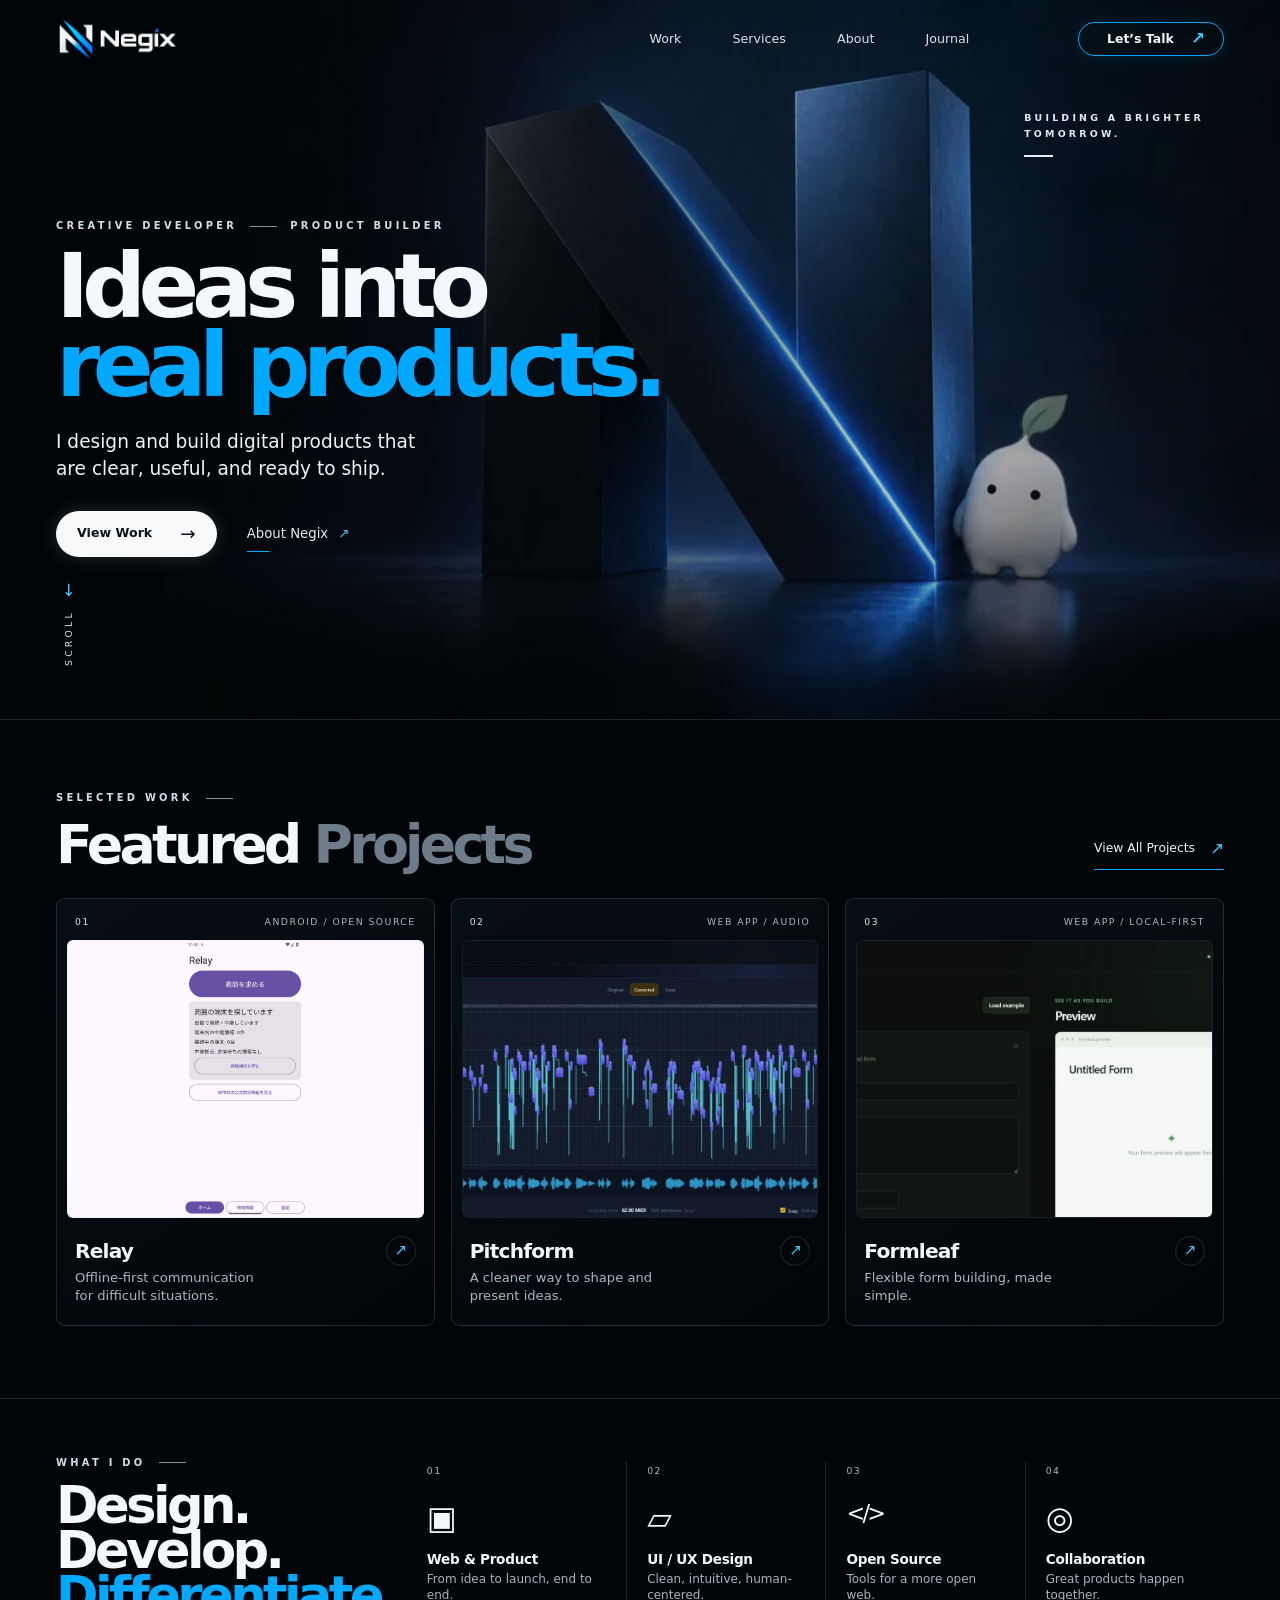
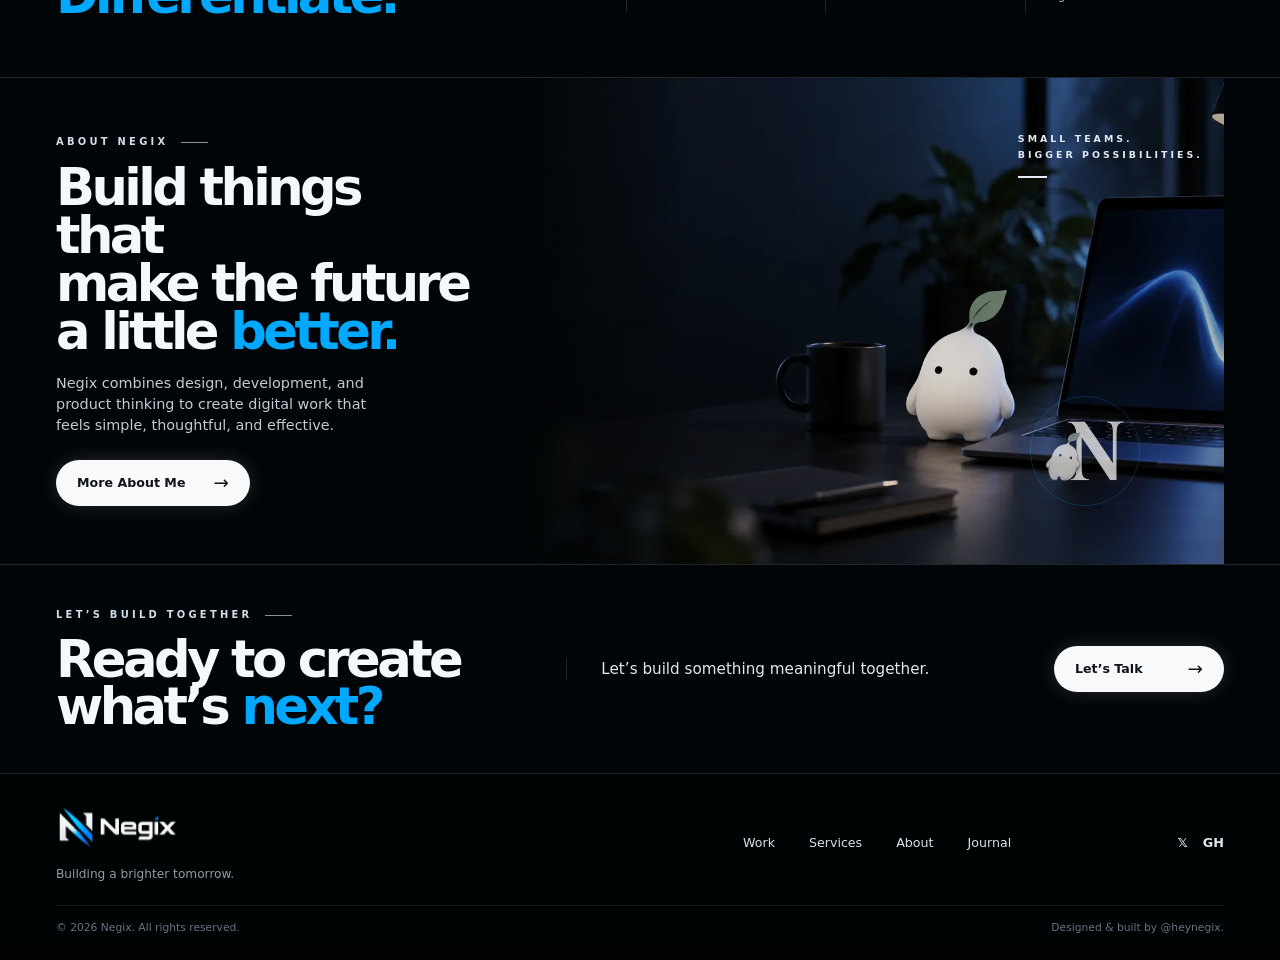
<file: index.html>
<!doctype html>
<html lang="en">
  <head>
    <meta charset="utf-8" />
    <meta name="viewport" content="width=device-width, initial-scale=1" />
    <meta name="theme-color" content="#020507" />
    <meta name="description" content="Negix is a creative developer and product builder designing and building polished digital products for indie developers and small teams." />
    <meta property="og:type" content="website" />
    <meta property="og:url" content="https://heynegix.github.io/" />
    <meta property="og:title" content="Negix — Creative Developer &amp; Product Builder" />
    <meta property="og:description" content="I design and build digital products that are clear, useful, and ready to ship." />
    <meta property="og:image" content="https://heynegix.github.io/og-image.png" />
    <meta name="twitter:card" content="summary_large_image" />
    <meta name="twitter:title" content="Negix — Creative Developer &amp; Product Builder" />
    <meta name="twitter:description" content="I design and build digital products that are clear, useful, and ready to ship." />
    <meta name="twitter:image" content="https://heynegix.github.io/og-image.png" />
    <title>Negix — Creative Developer &amp; Product Builder</title>
    <link rel="icon" type="image/png" href="favicon.png" />
    <link rel="stylesheet" href="style.css" />
  </head>
  <body>
    <header class="site-header" data-header>
      <div class="container site-header__inner">
        <a class="brand brand--image" href="#top" aria-label="Negix home"><img src="negix-logo-v2.webp" alt="Negix" width="1040" height="400" /></a>
        <nav class="desktop-nav" aria-label="Primary navigation">
          <a href="#work">Work</a><a href="#services">Services</a><a href="#about">About</a>
          <a href="https://github.com/heynegix?tab=activity" target="_blank" rel="noopener noreferrer">Journal</a>
        </nav>
        <a class="header-cta" href="https://x.com/heynegix" target="_blank" rel="noopener noreferrer"><span>Let’s Talk</span><span aria-hidden="true">↗</span></a>
        <button class="menu-toggle" type="button" aria-label="Open navigation" aria-expanded="false" aria-controls="mobile-menu" data-menu-toggle><span class="sr-only">Open navigation</span><span></span><span></span></button>
      </div>
      <nav class="mobile-nav" id="mobile-menu" aria-label="Mobile navigation" data-mobile-menu>
        <a href="#work">Work</a><a href="#services">Services</a><a href="#about">About</a>
        <a href="https://github.com/heynegix?tab=activity" target="_blank" rel="noopener noreferrer">Journal ↗</a>
      </nav>
    </header>

    <main>
      <section class="hero" id="top" aria-labelledby="hero-title">
        <div class="hero__backdrop" aria-hidden="true"></div>
        <img class="hero__visual" src="hero-visual-v2.webp" alt="A geometric N sculpture with an electric blue edge and the Negix mascot" width="1600" height="640" fetchpriority="high" />
        <div class="container hero__content">
          <p class="eyebrow">Creative Developer <span></span> Product Builder</p>
          <h1 id="hero-title">Ideas into<br /><span>real products</span><b aria-hidden="true">.</b></h1>
          <p class="hero__description">I design and build digital products that are clear, useful, and ready to ship.</p>
          <div class="hero__actions"><a class="button button--light" href="#work">View Work <span aria-hidden="true">→</span></a><a class="text-link" href="#about">About Negix <span aria-hidden="true">↗</span></a></div>
        </div>
        <div class="scroll-cue" aria-hidden="true"><span>Scroll</span><span>↓</span></div>
        <p class="hero__note">Building a brighter<br />tomorrow.<span></span></p>
      </section>

      <section class="section projects" id="work" aria-labelledby="projects-title">
        <div class="container">
          <div class="section-heading"><div><p class="eyebrow">Selected Work <span></span></p><h2 id="projects-title">Featured <em>Projects</em></h2></div><a class="section-link" href="https://github.com/heynegix?tab=repositories" target="_blank" rel="noopener noreferrer">View All Projects <span aria-hidden="true">↗</span></a></div>
          <div class="project-grid">
            <article class="project-card" data-reveal>
              <div class="project-card__top"><span>01</span><span>Android / Open Source</span></div>
              <div class="project-card__media project-card__media--relay"><img src="relay-screen.webp" alt="Relay Android home screen with rescue and nearby-device status" loading="lazy" decoding="async" width="740" height="1646" /></div>
              <div class="project-card__copy"><div><h3>Relay</h3><p>Offline-first communication for difficult situations.</p></div><a class="icon-link" href="https://github.com/heynegix/Relay" target="_blank" rel="noopener noreferrer" aria-label="View Relay on GitHub">↗</a></div>
            </article>
            <article class="project-card" data-reveal>
              <div class="project-card__top"><span>02</span><span>Web App / Audio</span></div>
              <div class="project-card__media project-card__media--pitchform"><img src="pitchform-screen.webp" alt="Pitchform visual vocal editor showing editable pitch notes and waveform" loading="lazy" decoding="async" width="1500" height="656" /></div>
              <div class="project-card__copy"><div><h3>Pitchform</h3><p>A cleaner way to shape and present ideas.</p></div><a class="icon-link" href="https://github.com/heynegix/Pitchform" target="_blank" rel="noopener noreferrer" aria-label="View Pitchform on GitHub">↗</a></div>
            </article>
            <article class="project-card" data-reveal>
              <div class="project-card__top"><span>03</span><span>Web App / Local-first</span></div>
              <div class="project-card__media project-card__media--formleaf"><img src="formleaf-screen.webp" alt="Formleaf form builder with a live preview panel" loading="lazy" decoding="async" width="1500" height="650" /></div>
              <div class="project-card__copy"><div><h3>Formleaf</h3><p>Flexible form building, made simple.</p></div><a class="icon-link" href="https://github.com/heynegix/Formleaf" target="_blank" rel="noopener noreferrer" aria-label="View Formleaf on GitHub">↗</a></div>
            </article>
          </div>
        </div>
      </section>

      <section class="section services" id="services" aria-labelledby="services-title">
        <div class="container services__layout">
          <div class="services__intro"><p class="eyebrow">What I Do <span></span></p><h2 id="services-title">Design.<br />Develop.<br /><span>Differentiate.</span></h2></div>
          <div class="services__list">
            <article class="service-item" data-reveal><span class="service-item__number">01</span><div class="service-item__icon" aria-hidden="true">▣</div><h3>Web &amp; Product</h3><p>From idea to launch, end to end.</p></article>
            <article class="service-item" data-reveal><span class="service-item__number">02</span><div class="service-item__icon" aria-hidden="true">▱</div><h3>UI / UX Design</h3><p>Clean, intuitive, human-centered.</p></article>
            <article class="service-item" data-reveal><span class="service-item__number">03</span><div class="service-item__icon service-item__icon--code" aria-hidden="true">&lt;/&gt;</div><h3>Open Source</h3><p>Tools for a more open web.</p></article>
            <article class="service-item" data-reveal><span class="service-item__number">04</span><div class="service-item__icon" aria-hidden="true">◎</div><h3>Collaboration</h3><p>Great products happen together.</p></article>
          </div>
        </div>
      </section>

      <section class="section about" id="about" aria-labelledby="about-title">
        <div class="container about__layout">
          <div class="about__copy"><p class="eyebrow">About Negix <span></span></p><h2 id="about-title">Build things that<br />make the future<br />a little <span>better.</span></h2><p>Negix combines design, development, and product thinking to create digital work that feels simple, thoughtful, and effective.</p><a class="button button--light" href="https://github.com/heynegix" target="_blank" rel="noopener noreferrer">More About Me <span aria-hidden="true">→</span></a></div>
          <div class="about__visual" data-reveal><img src="about-visual-v2.webp" alt="A dark workspace with a laptop, mug, and a small Negix mascot" loading="lazy" decoding="async" width="1400" height="788" /><img class="about__mark" src="brand-mark.webp" alt="Negix mascot beside a large N" loading="lazy" decoding="async" width="420" height="420" /><p class="about__note">Small teams.<br />Bigger possibilities.<span></span></p></div>
        </div>
      </section>

      <section class="section contact" aria-labelledby="contact-title"><div class="container contact__layout"><div><p class="eyebrow">Let’s Build Together <span></span></p><h2 id="contact-title">Ready to create<br />what’s <span>next?</span></h2></div><p class="contact__pitch">Let’s build something meaningful together.</p><a class="button button--light" href="https://x.com/heynegix" target="_blank" rel="noopener noreferrer">Let’s Talk <span aria-hidden="true">→</span></a></div></section>
    </main>

    <footer class="site-footer"><div class="container site-footer__top"><div class="footer-brand"><a class="brand brand--image" href="#top" aria-label="Negix home"><img src="negix-logo-v2.webp" alt="Negix" width="1040" height="400" /></a><p>Building a brighter tomorrow.</p></div><nav class="footer-nav" aria-label="Footer navigation"><a href="#work">Work</a><a href="#services">Services</a><a href="#about">About</a><a href="https://github.com/heynegix?tab=activity" target="_blank" rel="noopener noreferrer">Journal</a></nav><div class="footer-socials"><a href="https://x.com/heynegix" target="_blank" rel="noopener noreferrer" aria-label="Negix on X">𝕏</a><a href="https://github.com/heynegix" target="_blank" rel="noopener noreferrer" aria-label="Negix on GitHub">GH</a></div></div><div class="container site-footer__bottom"><span>© 2026 Negix. All rights reserved.</span><span>Designed &amp; built by @heynegix.</span></div></footer>

    <script>
      const menuToggle = document.querySelector('[data-menu-toggle]');
      const mobileMenu = document.querySelector('[data-mobile-menu]');
      const header = document.querySelector('[data-header]');
      menuToggle?.addEventListener('click', () => { const isOpen = menuToggle.getAttribute('aria-expanded') === 'true'; menuToggle.setAttribute('aria-expanded', String(!isOpen)); menuToggle.setAttribute('aria-label', isOpen ? 'Open navigation' : 'Close navigation'); mobileMenu?.classList.toggle('is-open', !isOpen); header?.classList.toggle('is-open', !isOpen); });
      mobileMenu?.querySelectorAll('a').forEach((link) => link.addEventListener('click', () => { menuToggle?.setAttribute('aria-expanded', 'false'); mobileMenu.classList.remove('is-open'); header?.classList.remove('is-open'); }));
      const revealItems = document.querySelectorAll('[data-reveal]');
      if ('IntersectionObserver' in window) { const observer = new IntersectionObserver((entries, instance) => { entries.forEach((entry) => { if (entry.isIntersecting) { entry.target.classList.add('is-visible'); instance.unobserve(entry.target); } }); }, { threshold: 0.12 }); revealItems.forEach((item) => observer.observe(item)); } else { revealItems.forEach((item) => item.classList.add('is-visible')); }
    </script>
  </body>
</html>
</file>
<file: style.css>
:root {
  color-scheme: dark;
  --bg: #020507;
  --surface: #060b10;
  --text: #f4f7fb;
  --muted: #a6b0bb;
  --line: rgba(158, 187, 213, 0.18);
  --blue: #00a9ff;
  --blue-bright: #42c6ff;
  --max-width: 1168px;
  --header-height: 78px;
}

* { box-sizing: border-box; }
html { scroll-behavior: smooth; }
body { min-width: 320px; margin: 0; overflow-x: hidden; background: var(--bg); color: var(--text); font-family: Inter, ui-sans-serif, system-ui, -apple-system, BlinkMacSystemFont, "Segoe UI", sans-serif; font-size: 16px; line-height: 1.5; -webkit-font-smoothing: antialiased; text-rendering: optimizeLegibility; }
body::before { position: fixed; inset: 0; z-index: -1; pointer-events: none; background: radial-gradient(circle at 72% 0%, rgba(0, 108, 174, 0.13), transparent 34%), radial-gradient(circle at 16% 34%, rgba(0, 40, 68, 0.14), transparent 34%); content: ""; }
a { color: inherit; }
a:focus-visible, button:focus-visible { outline: 2px solid var(--blue-bright); outline-offset: 4px; }
img { max-width: 100%; }
.container { width: min(calc(100% - 96px), var(--max-width)); margin: 0 auto; }
.sr-only { position: absolute; width: 1px; height: 1px; padding: 0; margin: -1px; overflow: hidden; clip: rect(0, 0, 0, 0); white-space: nowrap; border: 0; }

.site-header { position: absolute; inset: 0 0 auto; z-index: 10; height: var(--header-height); }
.site-header__inner { display: flex; height: 100%; align-items: center; justify-content: space-between; gap: 32px; }
.brand { display: inline-flex; align-items: center; gap: 9px; color: var(--text); font-size: 1.32rem; font-weight: 650; letter-spacing: -0.04em; text-decoration: none; }
.brand--image { width: 124px; }
.brand--image img { width: 100%; height: auto; display: block; mix-blend-mode: screen; }
.brand__mark { width: 23px; height: 29px; display: inline-flex; }
.brand__mark svg { width: 100%; height: 100%; fill: none; stroke: #eaf5ff; stroke-linecap: square; stroke-width: 2.4; }
.brand__mark-accent { stroke: var(--blue); }
.desktop-nav { display: flex; align-items: center; gap: clamp(24px, 4vw, 54px); margin-left: auto; margin-right: clamp(28px, 6vw, 90px); }
.desktop-nav a, .footer-nav a { color: #d9e2eb; font-size: 0.79rem; text-decoration: none; transition: color 180ms ease; }
.desktop-nav a:hover, .footer-nav a:hover { color: var(--blue-bright); }
.header-cta { min-width: 146px; height: 34px; display: inline-flex; align-items: center; justify-content: space-between; gap: 14px; padding: 0 18px 0 28px; border: 1px solid var(--blue); border-radius: 999px; box-shadow: 0 0 18px rgba(0, 169, 255, 0.12); color: var(--text); font-size: 0.78rem; font-weight: 600; text-decoration: none; transition: background 180ms ease, box-shadow 180ms ease; }
.header-cta span:last-child { color: var(--blue-bright); font-size: 1.05rem; }
.header-cta:hover { background: rgba(0, 169, 255, 0.11); box-shadow: 0 0 26px rgba(0, 169, 255, 0.22); }
.menu-toggle, .mobile-nav { display: none; }

.hero { position: relative; min-height: 720px; display: flex; align-items: center; overflow: hidden; border-bottom: 1px solid var(--line); }
.hero__backdrop { position: absolute; inset: 0; background: linear-gradient(90deg, rgba(2, 5, 7, 0.97) 0%, rgba(2, 5, 7, 0.78) 32%, rgba(2, 5, 7, 0.15) 68%, rgba(2, 5, 7, 0.4) 100%); }
.hero__visual { position: absolute; right: 0; bottom: 0; z-index: -1; width: min(87vw, 1320px); height: auto; min-height: 100%; object-fit: cover; object-position: right center; opacity: 0.93; mix-blend-mode: screen; }
.hero__content { position: relative; z-index: 1; padding-top: 58px; }
.eyebrow { display: flex; align-items: center; gap: 13px; margin: 0 0 14px; color: #d0deea; font-size: 0.62rem; font-weight: 700; letter-spacing: 0.33em; line-height: 1.3; text-transform: uppercase; }
.eyebrow span { width: 27px; height: 1px; display: inline-block; background: currentColor; opacity: 0.65; }
.hero h1 { max-width: 620px; margin: 0; font-size: clamp(3.7rem, 7vw, 6.8rem); font-weight: 700; letter-spacing: -0.083em; line-height: 0.88; }
.hero h1 span, .services h2 span, .about h2 span, .contact h2 span { color: var(--blue); }
.hero h1 b { color: var(--blue); font-weight: inherit; }
.hero__description { max-width: 390px; margin: 24px 0 0; color: #edf3f8; font-size: clamp(1rem, 1.5vw, 1.16rem); line-height: 1.45; }
.hero__actions { display: flex; align-items: center; gap: 30px; margin-top: 28px; }
.button { min-height: 46px; display: inline-flex; align-items: center; justify-content: space-between; gap: 28px; padding: 0 21px; border-radius: 999px; font-size: 0.79rem; font-weight: 700; text-decoration: none; transition: transform 180ms ease, background 180ms ease, box-shadow 180ms ease; }
.button:hover { transform: translateY(-2px); }
.button--light { min-width: 145px; background: #f7f9fb; box-shadow: 0 0 20px rgba(255,255,255,0.15); color: #101419; }
.button--light:hover { background: var(--blue-bright); box-shadow: 0 0 28px rgba(0, 169, 255, 0.28); }
.button--light span { font-size: 1.15rem; font-weight: 400; }
.text-link { position: relative; padding: 10px 0; color: #e5edf3; font-size: 0.83rem; text-decoration: none; }
.text-link::after { position: absolute; right: 0; bottom: 2px; left: 0; height: 1px; background: var(--blue); content: ""; transform: scaleX(0.22); transform-origin: left; transition: transform 180ms ease; }
.text-link:hover::after { transform: scaleX(1); }
.text-link span { margin-left: 6px; color: var(--blue-bright); }
.scroll-cue { position: absolute; bottom: 28px; left: max(48px, calc((100% - var(--max-width)) / 2)); display: flex; align-items: center; gap: 12px; color: #dae5ec; font-size: 0.58rem; letter-spacing: 0.35em; text-transform: uppercase; transform: rotate(-90deg); transform-origin: left top; }
.scroll-cue span:last-child { color: var(--blue-bright); font-size: 1.05rem; letter-spacing: 0; transform: rotate(90deg); }
.hero__note { position: absolute; top: 110px; right: max(24px, calc((100% - var(--max-width)) / 2 + 20px)); margin: 0; color: #e2ebf3; font-size: 0.59rem; font-weight: 700; letter-spacing: 0.34em; line-height: 1.65; text-transform: uppercase; }
.hero__note span, .about__note span { width: 29px; height: 2px; display: block; margin-top: 14px; background: currentColor; }

.section { padding: 72px 0; border-bottom: 1px solid var(--line); }
.section-heading { display: flex; align-items: flex-end; justify-content: space-between; gap: 24px; }
.section h2 { margin: 0; font-size: clamp(2.15rem, 4.2vw, 3.4rem); font-weight: 680; letter-spacing: -0.07em; line-height: 0.95; }
.section h2 em { color: #6e7b89; font-style: normal; }
.section-link { display: inline-flex; align-items: center; gap: 15px; padding-bottom: 8px; border-bottom: 1px solid var(--blue); color: #edf3f8; font-size: 0.77rem; text-decoration: none; }
.section-link span { color: var(--blue-bright); font-size: 1.05rem; }
.project-grid { display: grid; grid-template-columns: repeat(3, minmax(0, 1fr)); gap: 16px; margin-top: 28px; }
.project-card { min-width: 0; overflow: hidden; border: 1px solid var(--line); border-radius: 9px; background: linear-gradient(145deg, rgba(10, 18, 25, 0.76), rgba(2, 6, 8, 0.86)); transition: border-color 220ms ease, transform 220ms ease, background 220ms ease; }
.project-card:hover { border-color: rgba(0, 169, 255, 0.58); background: linear-gradient(145deg, rgba(13, 27, 38, 0.9), rgba(3, 8, 11, 0.95)); transform: translateY(-4px); }
.project-card__top { display: flex; align-items: center; justify-content: space-between; padding: 16px 18px 11px; color: #aab7c4; font-size: 0.58rem; letter-spacing: 0.16em; text-transform: uppercase; }
.project-card__top span:first-child { color: #dce8f1; }
.project-card__media { height: 278px; margin: 0 10px; display: flex; align-items: center; justify-content: center; overflow: hidden; border: 1px solid rgba(156, 189, 215, 0.12); border-radius: 6px; background: #050a0e; }
.project-card__media img { width: 100%; height: 100%; display: block; object-fit: contain; transition: transform 400ms ease; }
.project-card:hover .project-card__media img { transform: scale(1.025); }
.project-card__media--relay { background: #fdf8ff; }
.project-card__media--relay img { width: auto; height: 100%; }
.project-card__media--pitchform img, .project-card__media--formleaf img { object-fit: cover; object-position: center top; }
.project-card__copy { display: flex; align-items: flex-start; justify-content: space-between; gap: 14px; padding: 18px 18px 20px; }
.project-card h3 { margin: 0; font-size: 1.26rem; letter-spacing: -0.04em; }
.project-card__copy p { max-width: 200px; margin: 3px 0 0; color: #aab6c1; font-size: 0.82rem; line-height: 1.35; }
.icon-link { width: 30px; height: 30px; display: inline-flex; flex: 0 0 auto; align-items: center; justify-content: center; border: 1px solid var(--line); border-radius: 50%; color: var(--blue-bright); font-size: 0.95rem; text-decoration: none; transition: background 180ms ease, border-color 180ms ease; }
.icon-link:hover { border-color: var(--blue); background: rgba(0, 169, 255, 0.12); }

.services { padding-top: 58px; padding-bottom: 60px; }
.services__layout { display: grid; grid-template-columns: minmax(220px, 0.8fr) 2fr; gap: 52px; align-items: center; }
.services h2 { font-size: clamp(2.2rem, 4vw, 3.55rem); line-height: 0.87; }
.services__list { display: grid; grid-template-columns: repeat(4, minmax(0, 1fr)); }
.service-item { min-height: 150px; padding: 2px 20px 0; border-left: 1px solid var(--line); }
.service-item:first-child { padding-left: 0; border-left: 0; }
.service-item__number { display: block; margin: 0 0 24px; color: #a9b8c5; font-size: 0.58rem; letter-spacing: 0.16em; }
.service-item__icon { height: 30px; color: #f4f8fb; font-size: 2rem; font-weight: 200; line-height: 1; }
.service-item__icon--code { font-size: 1.4rem; letter-spacing: -0.12em; }
.service-item h3 { margin: 17px 0 2px; font-size: 0.85rem; letter-spacing: -0.02em; }
.service-item p { margin: 0; color: #a9b4be; font-size: 0.75rem; line-height: 1.35; }

.about { padding-top: 0; padding-bottom: 0; }
.about__layout { min-height: 350px; display: grid; grid-template-columns: minmax(280px, 0.9fr) minmax(0, 1.5fr); gap: 42px; align-items: stretch; }
.about__copy { padding: 58px 0; }
.about h2 { font-size: clamp(2.2rem, 4vw, 3.4rem); line-height: 0.94; }
.about__copy > p:not(.eyebrow) { max-width: 335px; margin: 18px 0 24px; color: #c0cbd4; font-size: 0.9rem; line-height: 1.45; }
.about__visual { position: relative; min-height: 350px; overflow: hidden; }
.about__visual > img:first-child { position: absolute; inset: 0; width: 100%; height: 100%; object-fit: cover; object-position: center; opacity: 0.88; }
.about__visual::after { position: absolute; inset: 0; background: linear-gradient(90deg, var(--bg) 0%, transparent 25%, transparent 72%, rgba(2,5,7,0.18) 100%); content: ""; }
.about__mark { position: absolute; right: 12%; bottom: 12%; z-index: 2; width: 110px; height: 110px; border: 1px solid rgba(0, 169, 255, 0.34); border-radius: 50%; object-fit: cover; object-position: center; mix-blend-mode: screen; opacity: 0.72; }
.about__note { position: absolute; top: 53px; right: 3%; z-index: 2; margin: 0; color: #e2ebf3; font-size: 0.59rem; font-weight: 700; letter-spacing: 0.32em; line-height: 1.65; text-transform: uppercase; }

.contact { padding: 44px 0; }
.contact__layout { display: grid; grid-template-columns: 1.05fr 1fr auto; gap: 34px; align-items: center; }
.contact h2 { font-size: clamp(2.25rem, 4vw, 3.3rem); line-height: 0.91; }
.contact__pitch { padding-left: 34px; border-left: 1px solid var(--line); color: #e0e8ef; font-size: 0.95rem; }
.contact .button { min-width: 170px; }
.site-footer { padding: 29px 0 24px; background: rgba(0, 3, 5, 0.72); }
.site-footer__top { display: grid; grid-template-columns: 1fr 1fr auto; gap: 40px; align-items: center; }
.footer-brand .brand { font-size: 1.32rem; }
.footer-brand p { margin: 7px 0 0; color: #8f9ca8; font-size: 0.76rem; }
.footer-nav { display: flex; align-items: center; justify-content: center; gap: 34px; }
.footer-socials { display: flex; align-items: center; gap: 15px; }
.footer-socials a { color: #dce6ee; font-size: 0.8rem; font-weight: 700; text-decoration: none; }
.site-footer__bottom { display: flex; justify-content: space-between; gap: 20px; margin-top: 22px; padding-top: 14px; border-top: 1px solid rgba(158, 187, 213, 0.12); color: #687582; font-size: 0.67rem; }

[data-reveal] { opacity: 0; transform: translateY(18px); transition: opacity 600ms ease, transform 600ms ease; }
[data-reveal].is-visible { opacity: 1; transform: translateY(0); }

@media (max-width: 900px) {
  .container { width: min(calc(100% - 56px), var(--max-width)); }
  .desktop-nav { gap: 22px; margin-right: 24px; }
  .project-grid { grid-template-columns: 1fr; }
  .project-card__media { height: min(62vw, 370px); }
  .services__layout { grid-template-columns: 1fr; gap: 35px; }
  .services__list { grid-template-columns: repeat(2, minmax(0, 1fr)); row-gap: 28px; }
  .service-item:nth-child(3) { padding-left: 0; border-left: 0; }
  .about__layout { grid-template-columns: 0.8fr 1.2fr; }
  .contact__layout { grid-template-columns: 1fr 1fr; }
  .contact__layout .button { justify-self: start; }
}

@media (max-width: 650px) {
  :root { --header-height: 64px; }
  .container { width: min(calc(100% - 36px), var(--max-width)); }
  .site-header { background: linear-gradient(180deg, rgba(2,5,7,0.88), transparent); }
  .site-header__inner { gap: 16px; }
  .brand--image { width: 108px; }
  .desktop-nav, .header-cta { display: none; }
  .menu-toggle { width: 40px; height: 40px; display: inline-flex; flex-direction: column; align-items: center; justify-content: center; gap: 6px; margin-left: auto; border: 1px solid var(--line); border-radius: 50%; background: transparent; color: var(--text); cursor: pointer; }
  .menu-toggle > span:not(.sr-only) { width: 15px; height: 1px; display: block; background: currentColor; transition: transform 180ms ease; }
  .site-header.is-open .menu-toggle > span:not(.sr-only):first-of-type { transform: translateY(3.5px) rotate(45deg); }
  .site-header.is-open .menu-toggle > span:not(.sr-only):last-of-type { transform: translateY(-3.5px) rotate(-45deg); }
  .mobile-nav { position: absolute; inset: var(--header-height) 0 auto; display: grid; gap: 4px; padding: 14px 18px 20px; background: rgba(3,8,12,0.97); border-bottom: 1px solid var(--line); opacity: 0; pointer-events: none; transform: translateY(-10px); transition: opacity 180ms ease, transform 180ms ease; }
  .mobile-nav.is-open { opacity: 1; pointer-events: auto; transform: translateY(0); }
  .mobile-nav a { padding: 14px 0; border-bottom: 1px solid rgba(158, 187, 213, 0.12); color: #eff5f9; font-size: 0.93rem; text-decoration: none; }
  .hero { min-height: 680px; align-items: flex-start; padding-top: 160px; }
  .hero__visual { width: 175vw; min-height: 72%; right: -64vw; bottom: 0; object-position: right bottom; opacity: 0.72; }
  .hero__backdrop { background: linear-gradient(180deg, rgba(2,5,7,0.98) 0%, rgba(2,5,7,0.78) 51%, rgba(2,5,7,0.1) 100%); }
  .hero__content { padding-top: 0; }
  .eyebrow { font-size: 0.52rem; letter-spacing: 0.24em; }
  .hero h1 { font-size: clamp(3.4rem, 16vw, 5rem); }
  .hero__description { max-width: 300px; margin-top: 20px; font-size: 0.98rem; }
  .hero__actions { gap: 22px; margin-top: 24px; }
  .button { min-height: 44px; }
  .scroll-cue, .hero__note { display: none; }
  .section { padding: 56px 0; }
  .section-heading { display: block; }
  .section-link { margin-top: 20px; }
  .project-grid { margin-top: 26px; }
  .project-card__media { height: 260px; }
  .services { padding-top: 44px; padding-bottom: 44px; }
  .services__list { row-gap: 24px; }
  .service-item { min-height: 140px; padding-right: 12px; padding-left: 16px; }
  .service-item:nth-child(odd) { padding-left: 0; border-left: 0; }
  .service-item__number { margin-bottom: 18px; }
  .service-item h3 { font-size: 0.8rem; }
  .service-item p { font-size: 0.69rem; }
  .about__layout { display: block; }
  .about__copy { padding: 56px 0 34px; }
  .about__visual { min-height: 255px; margin: 0 -18px; }
  .about__visual::after { background: linear-gradient(90deg, var(--bg) 0%, transparent 30%, rgba(2,5,7,0.25) 100%); }
  .about__mark { right: 22%; bottom: 10%; width: 82px; height: 82px; }
  .about__note { top: 30px; right: 4%; font-size: 0.5rem; }
  .contact__layout { display: block; }
  .contact__pitch { margin: 28px 0; padding: 0; border: 0; font-size: 0.9rem; }
  .site-footer__top { display: block; }
  .footer-nav { justify-content: flex-start; gap: 22px; margin-top: 25px; }
  .footer-socials { margin-top: 22px; }
  .site-footer__bottom { display: block; line-height: 1.8; }
  .site-footer__bottom span { display: block; }
}

@media (prefers-reduced-motion: reduce) {
  html { scroll-behavior: auto; }
  *, *::before, *::after { animation-duration: 0.01ms !important; transition-duration: 0.01ms !important; }
  [data-reveal] { opacity: 1; transform: none; }
}
</file>
